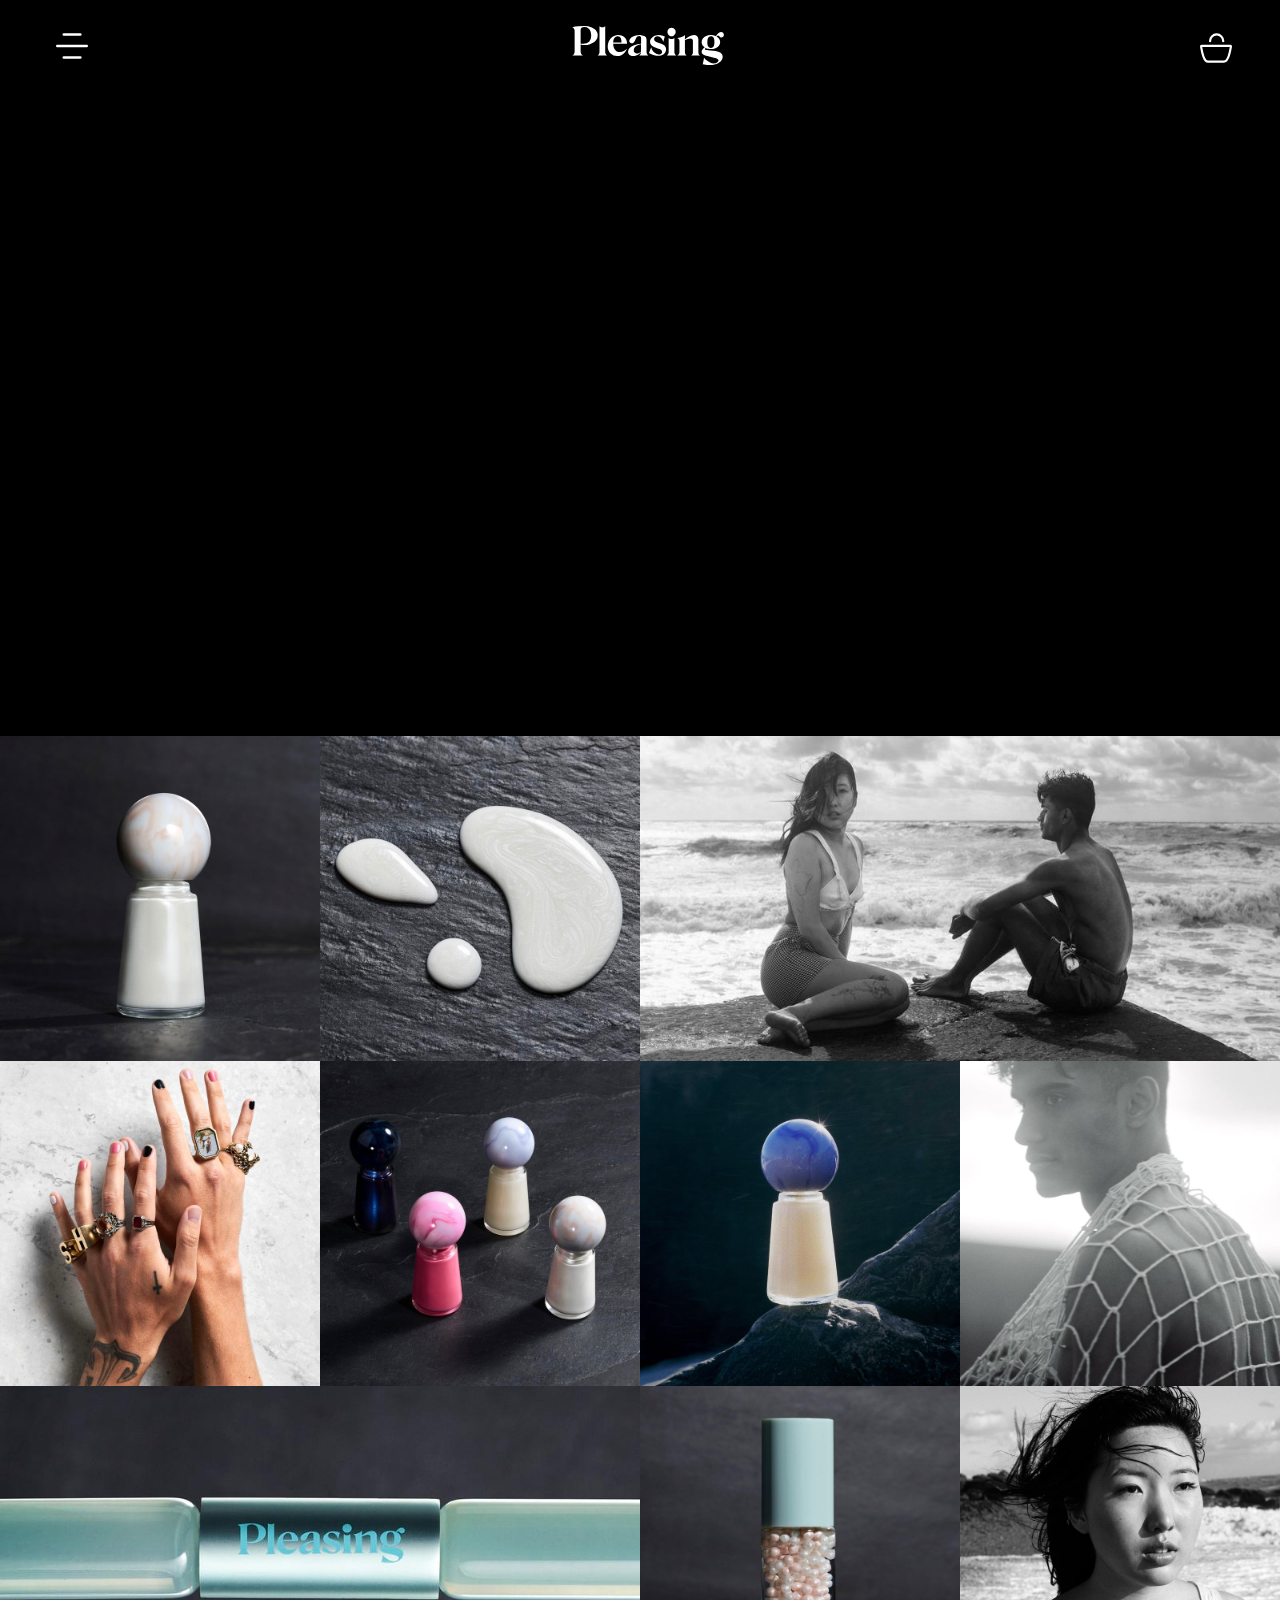
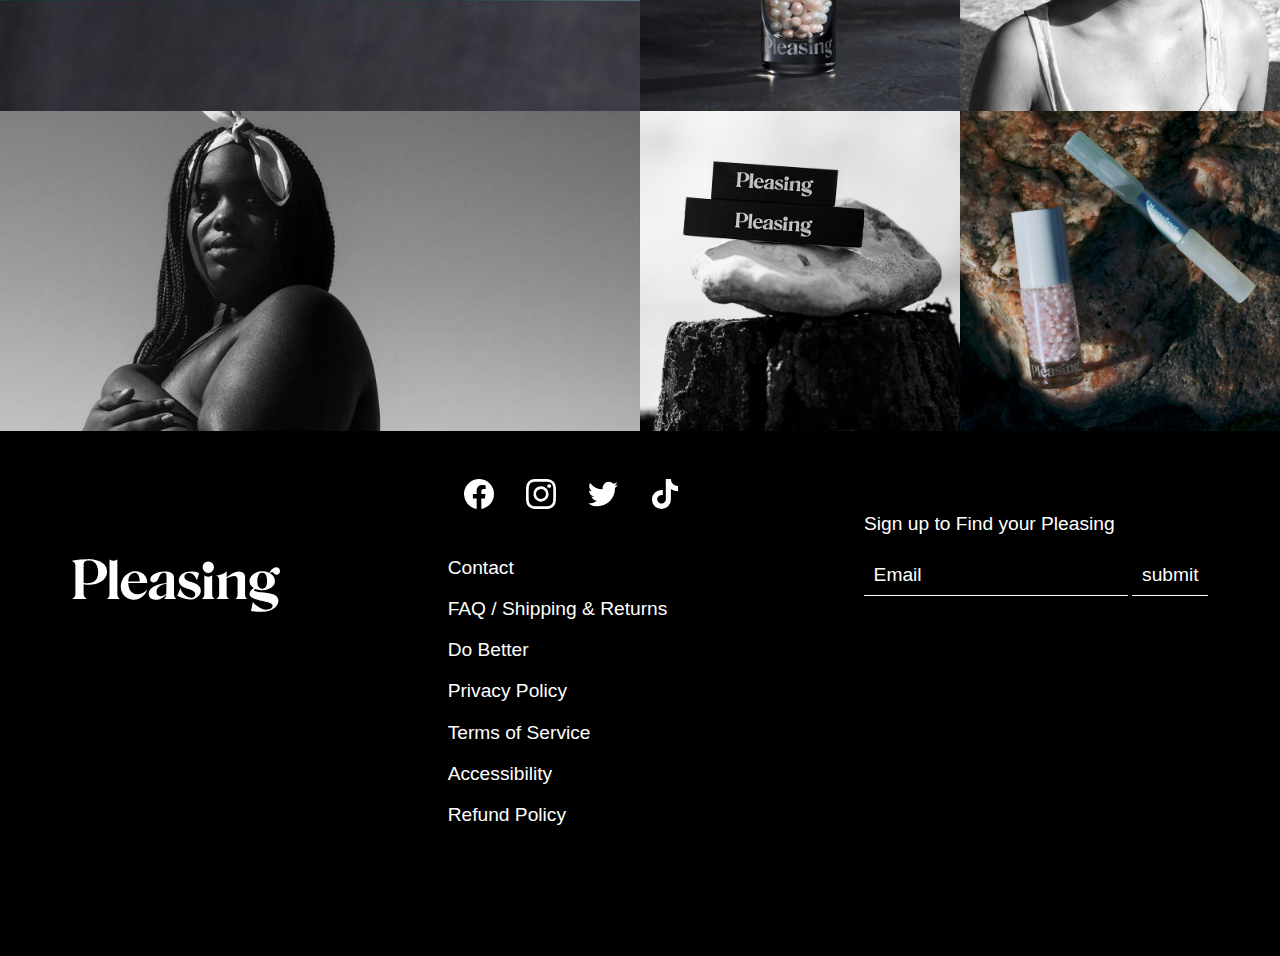
<file: index.html>
<!doctype html>
<html lang="nl">
	
<head>
	<meta charset="UTF-8">
	<meta name="author" content="jouw naam">
	<meta name="viewport" content="width=device-width, initial-scale=1">
	
	<title>Pleasing</title>
	
	<link href="styles/style.css" rel="stylesheet">
	<link rel="icon" type="image/svg+xml" href="images/favicon.svg">
</head>

<body>
	<header>
		<nav>
			<button><img src="images/menuicon.svg" alt="menu"></button>
				<ul>
					<li>Perfect Pearl</li>
					<li>Nail</li>
					<li><a href="#">The Perfect Polish Set</a></li>
					<li><a href="#">Perfect Pearl Polish</a></li>
					<li><a href="#">Pearly Tops Polish</a></li>
					<li>Skin</li>
					<li><a href="pleasingpen.html">The Pleasing Pen</a></li>
					<li><a href="#">The Pearlescent Illuminating Serum</a></li>
					<li>Log in</li>
				</ul>
		</nav>
		<a href="index.html"><img src="images/pleasinglogo.svg" alt="pleasing logo"></a>
		<img src="images/winkelmandje.svg" alt="winkelmandje">
	</header>
	<main>
		<section class="video">
			<iframe src="https://player.vimeo.com/video/640386932?h=49eee0a9b2&loop=1&background=1&app_id=122963" scrolling="yes" width="100vw" height="100vw" frameborder="0" allow="autoplay"></iframe>
		</section>
		<section class="homepagina">
			<article>
				<ul>
					<li class="normaal">
						<img src="images/wittenagellak.jpg" alt="wit nagellak potje">
					</li>
					<li class="hover">
						<section class="producttitel">
							<h3>Perfect Pearl Polish</h3>
							<p>€18,00</p>
						</section>
						<section class="actions"> 
							<a href="#">Close</a>
							<a href="#">View</a>
						</section>
					</li>
				</ul>
			</article>
			<article>
				<img class="normaal" src="images/druppels.jpg" alt="witte druppels">
				<img class="hover" src="images/donkerehanden.jpg" alt="handen met witte nagellak">
			</article>
			<article>
				<img src="images/manenvrouw.jpg" alt="een man en een vrouw zitten op een rots">
			</article>
			<article>
				<img class="normaal" src="images/handenharry.jpg" alt="de handen van harry styles met nagellak">
				<img class="hover" src="images/nagellakken.jpg" alt="er wordt nagellak op nagels gedaan">
			</article>
			<article>
				<ul>
					<li class="normaal">
						<img src="images/drienagellakken.jpg" alt="vier potjes nagellak">
					</li>
					<li class="hover">
						<section class="producttitel">
							<h3>The Perfect Polish Set</h3>
							<p>€59,00</p>
						</section>
						<section class="actions">
							<a href="#">Close</a>
							<a href="#">View</a>
						</section>
					</li>
				</ul>
			</article>
			<article>
				<ul>
					<li class="normaal">
						<img src="images/blauwenagellak.jpg" alt="blauw nagellak potje">
					</li>
					<li class="hover">
						<section class="producttitel">
							<h3>Pearly Tops Polish</h3>
							<p>€18,00</p>
						</section>
						<section class="actions">
							<a href="#">Close</a>
							<a href="#">View</a>
						</section>
					</li>
				</ul>
			</article>
			<article>
				<img src="images/man.jpg" alt="een man met een visnet om zich heen">
			</article>
			<article>
				<ul>
					<li class="normaal">
						<img src="images/pleasingpen.jpg" alt="de pleasing pen">
					</li>
					<li class="hover">
						<section class="producttitel">
							<h3>The Pleasing Pen</h3>
							<p>€27,00</p>
						</section>
						<section class="actions">
							<a href="#">Close</a>
							<a href="pleasingpen.html">View</a>
						</section>
					</li>
				</ul>
			</article>
			<article>
				<ul>
					<li class="normaal">
						<img src="images/pleasingserum.jpg" alt="de pleasing serum">
					</li>
					<li class="hover">
						<section class="producttitel">
							<h3>The Pearlescent Illuminating Serum</h3>
							<p>€32,00</p>
						</section>
						<section class="actions">
							<a href="#">Close</a>
							<a href="#">View</a>
						</section>
					</li>
				</ul>
			</article>
			<article>
				<img src="images/vrouw.jpg" alt="een vrouw">
			</article>
			<article>
				<img class="normaal" src="images/vrouwtwee.jpg" alt="een vrouw">
				<img class="hover" src="images/vrouwbijwater.jpg" alt="twee vrouwen die bij de zee lopen">
			</article>
			<article>
				<img src="images/pleasingopsteen.jpg" alt="twee bordjes met pleasing die op een steen liggen">
			</article>
			<article>
				<img src="images/productenopsteen.jpg" alt="twee pleasing producten die op een steen liggen">
			</article>
		</section>
	</main>
	<footer>
		<section>
			<img src="images/pleasinglogo.svg" alt="pleasing logo">
		</section>
		<section>
			<ul>
				<li><a href="https://www.facebook.com/pleasinghq"><img src="images/facebookicon.svg" alt="facebook"></a></li>
				<li><a href="https://www.instagram.com/pleasing/"><img src="images/instagramicon.svg" alt="instagram"></a></li>
				<li><a href="https://twitter.com/pleasing"><img src="images/twitter.svg" alt="twitter"></a></li>
				<li><a href="https://www.tiktok.com/@pleasing?"><img src="images/tiktokicon.svg" alt="tiktok"></a></li>
			</ul>
			<nav>
				<ul>
					<li><a href="#">Contact</a></li>
					<li><a href="#">FAQ / Shipping & Returns</a></li>
					<li><a href="#">Do Better</a></li>
					<li><a href="#">Privacy Policy</a></li>
					<li><a href="#">Terms of Service</a></li>
					<li><a href="#">Accessibility</a></li>
					<li><a href="#">Refund Policy</a></li>
				</ul>
			</nav>
		</section>
		<section>
			<p>Sign up to Find your Pleasing</p>
			<form>
				<label for="email"></label>
				<input type="text" id="email" name="email" placeholder="Email">
				<input type="submit" value="submit">
			</form>
		</section>
	</footer>	


	<script src="scripts/script.js"></script>
</body>
	
</html>
</file>
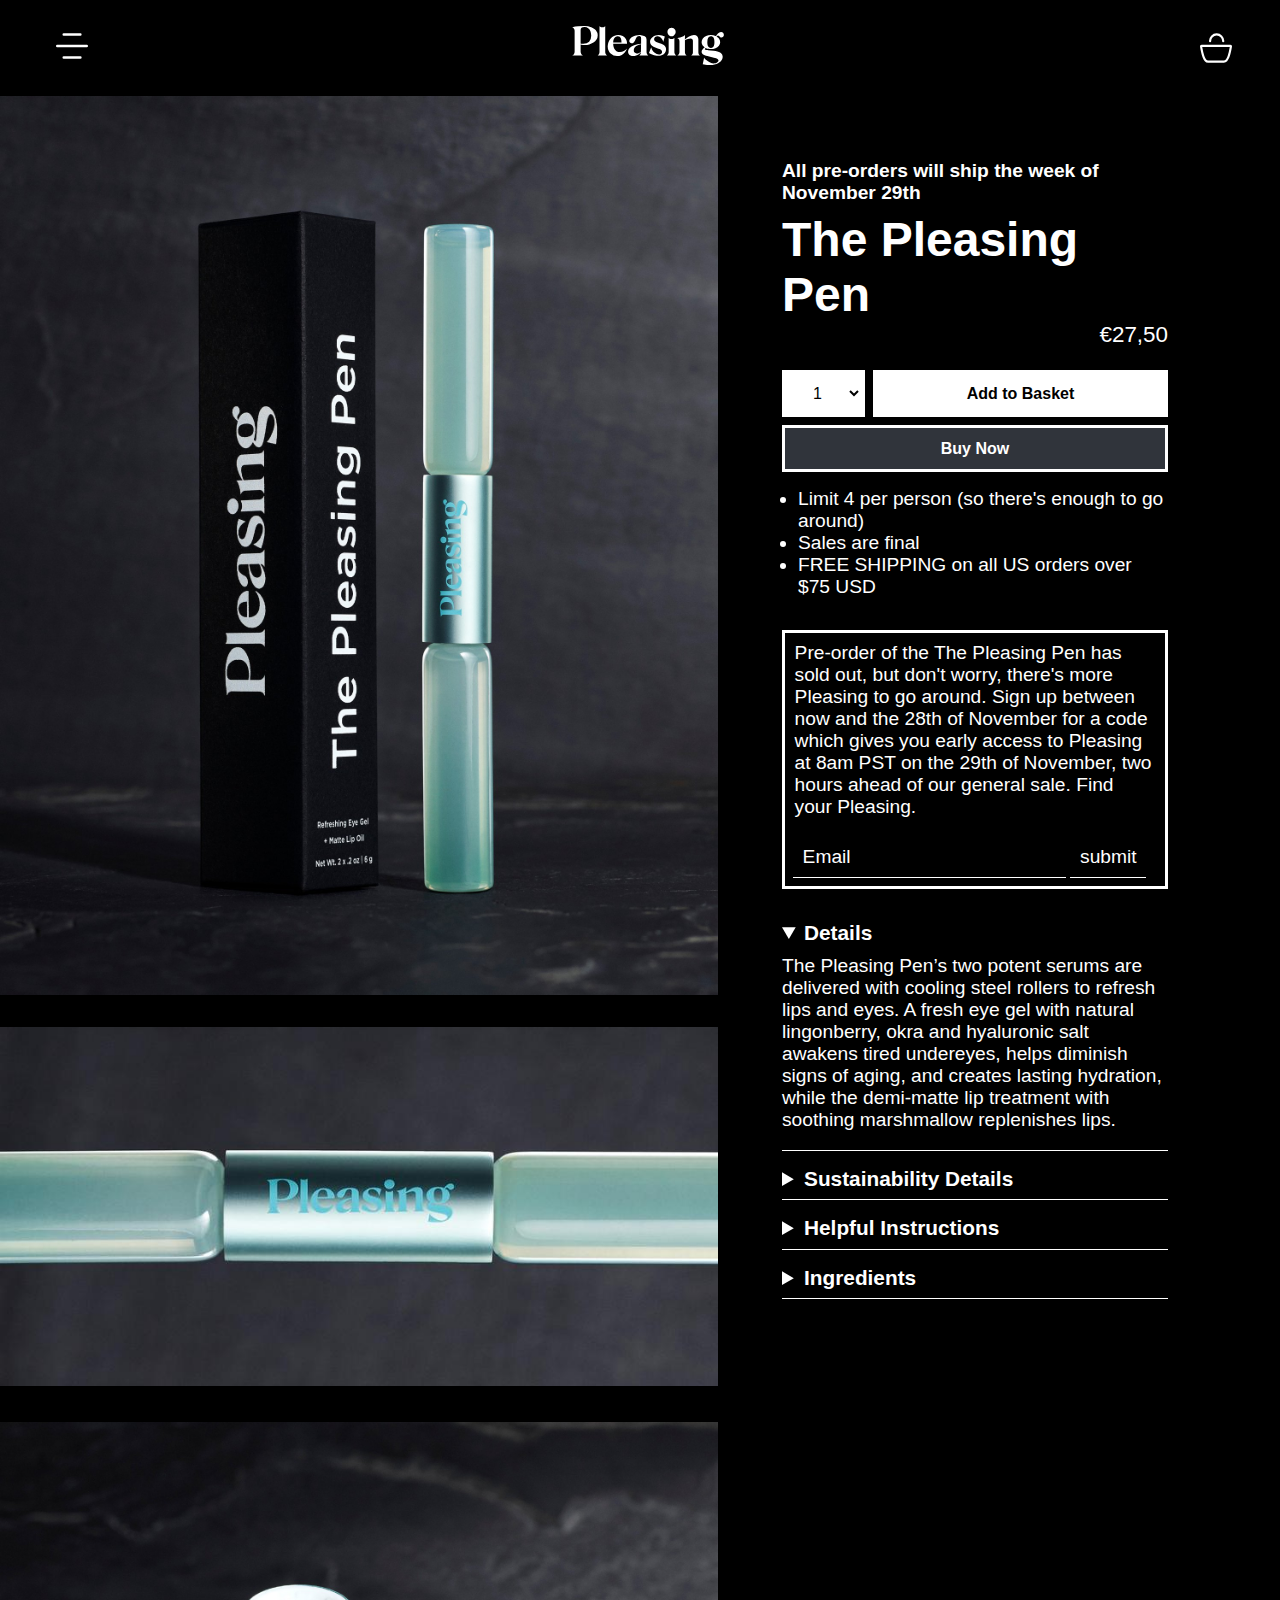
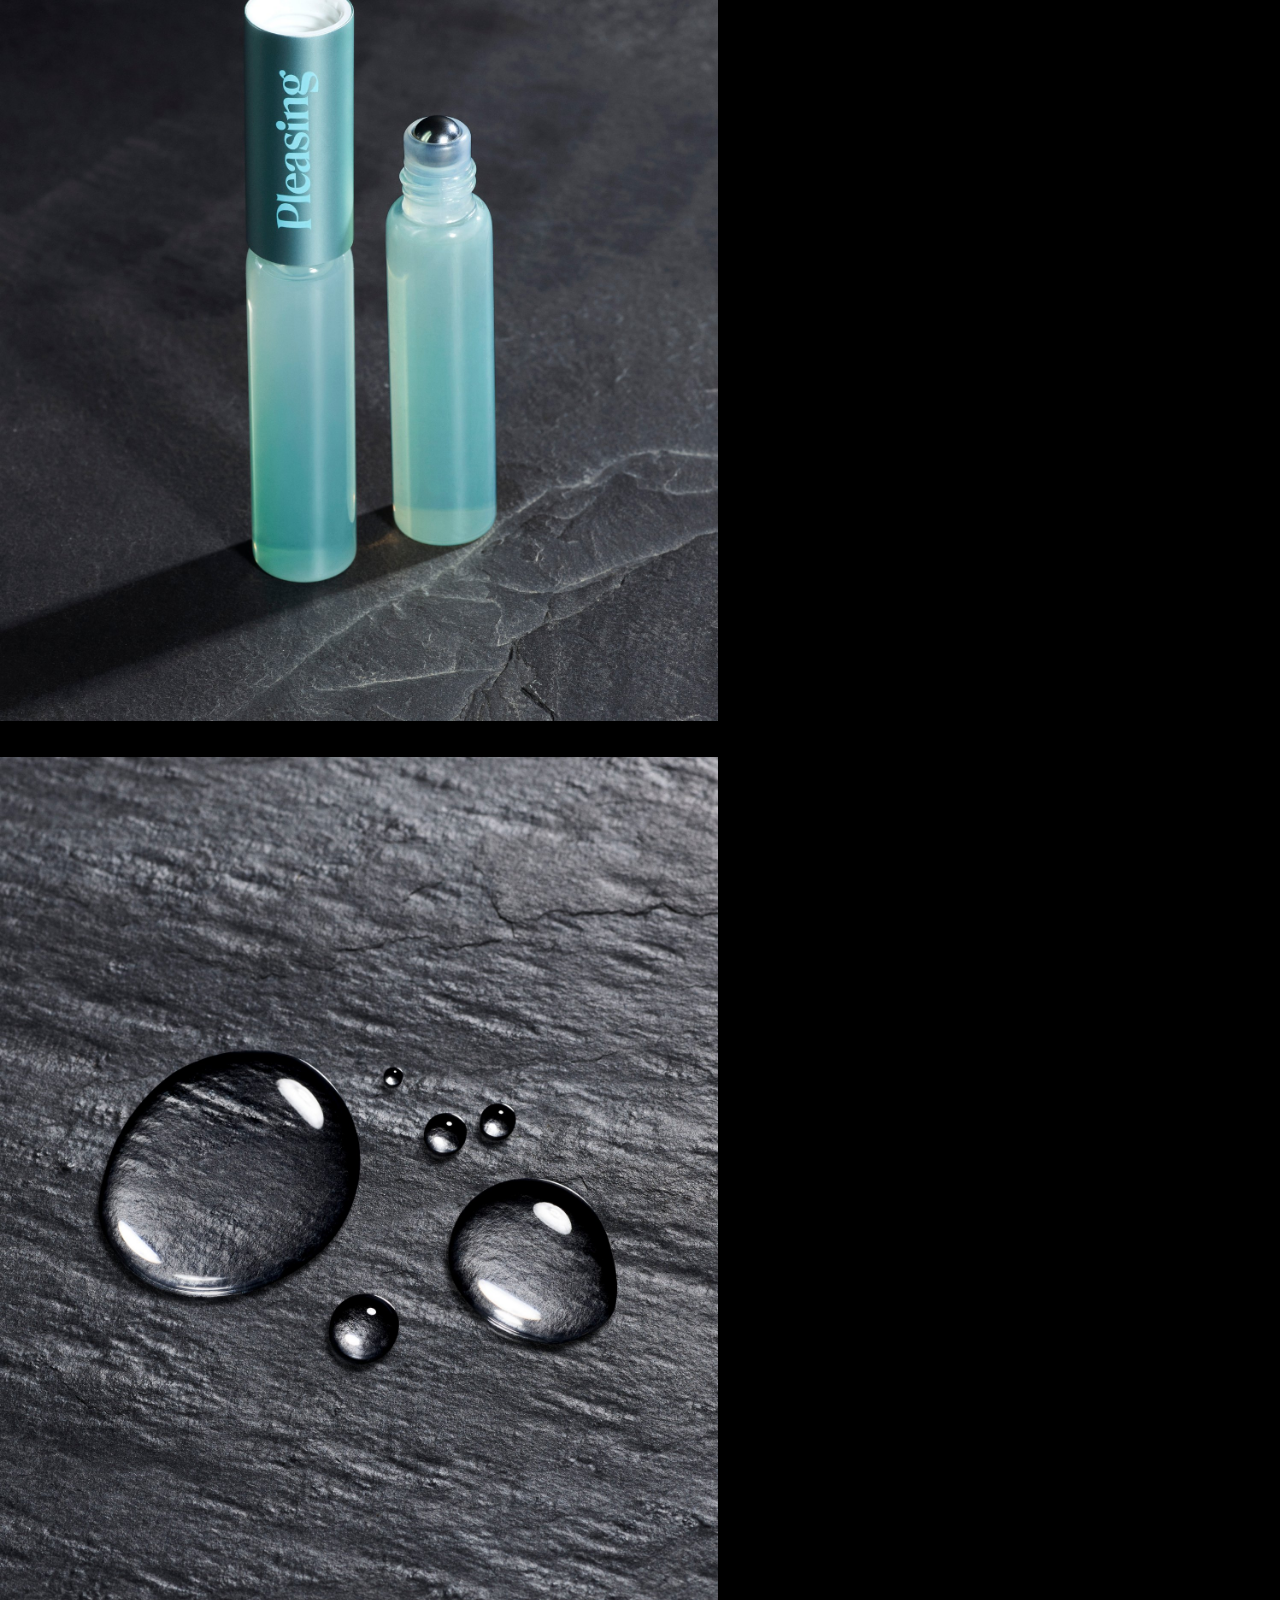
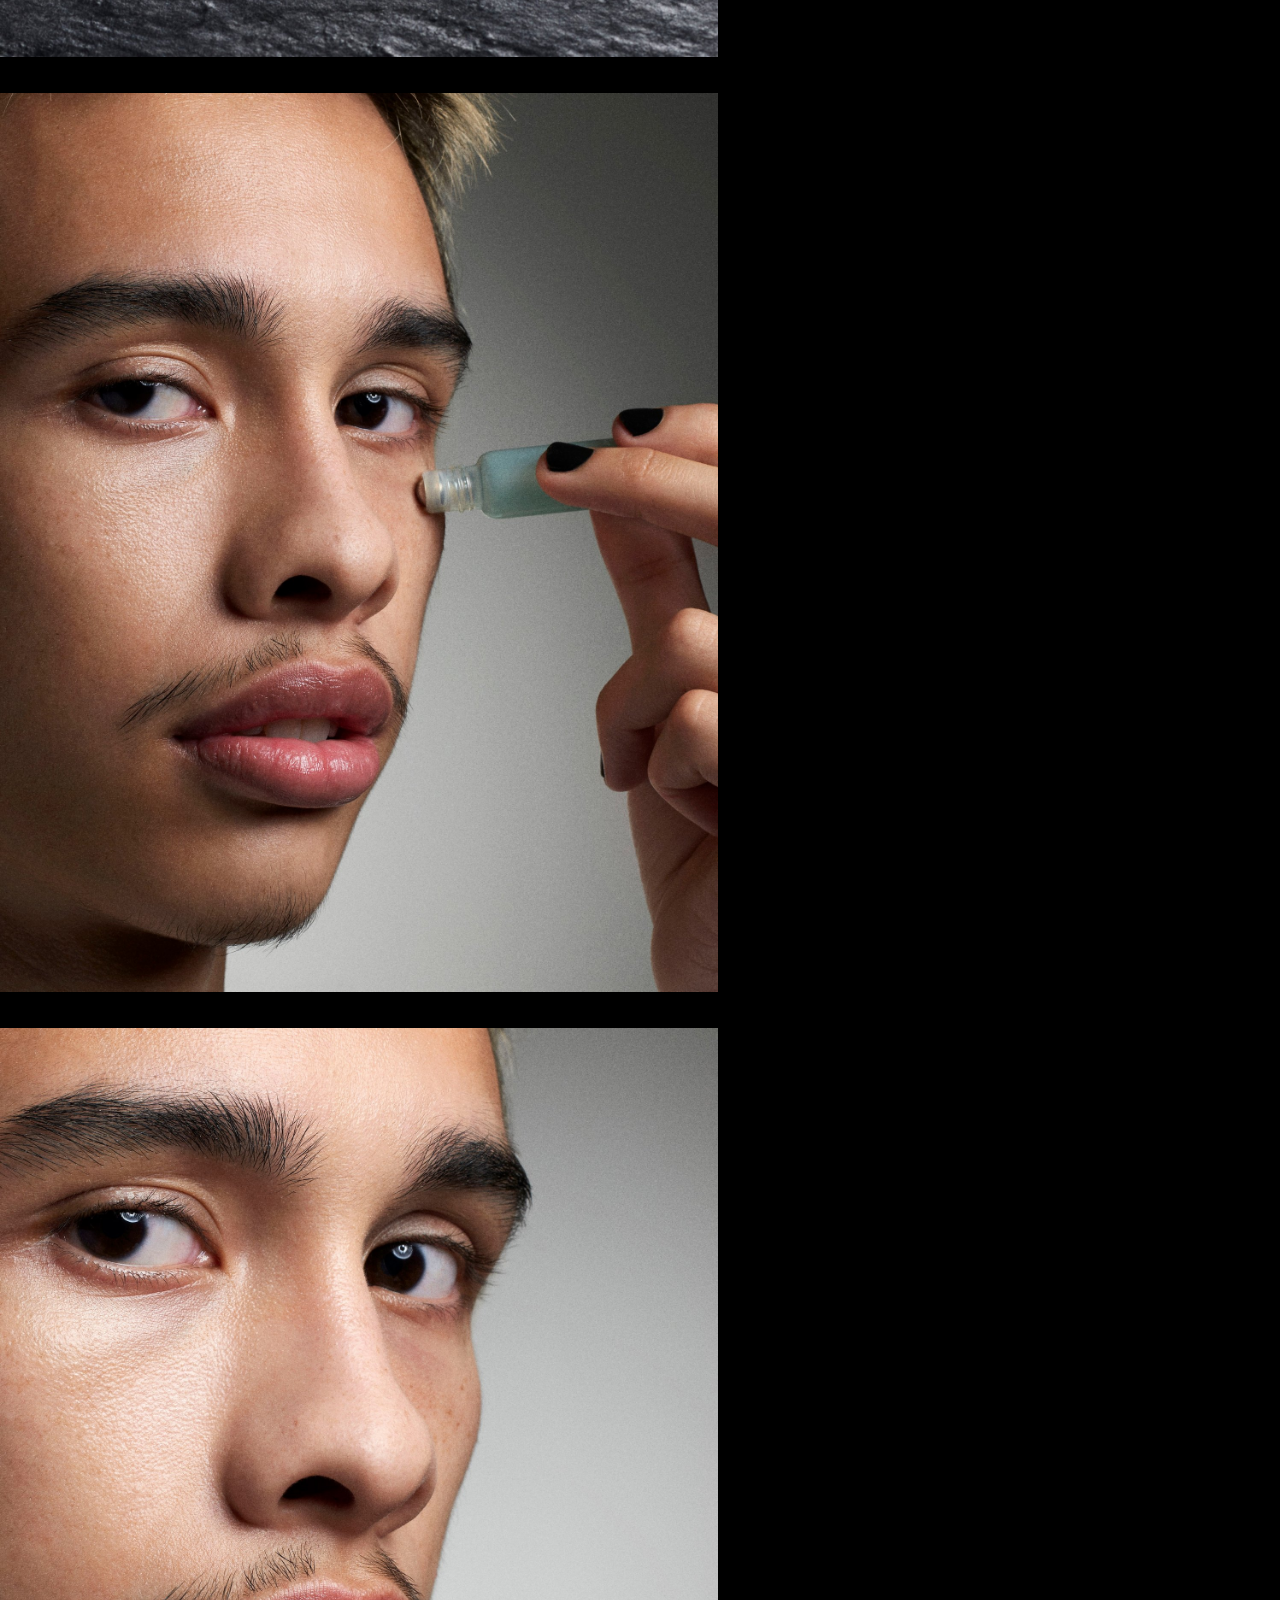
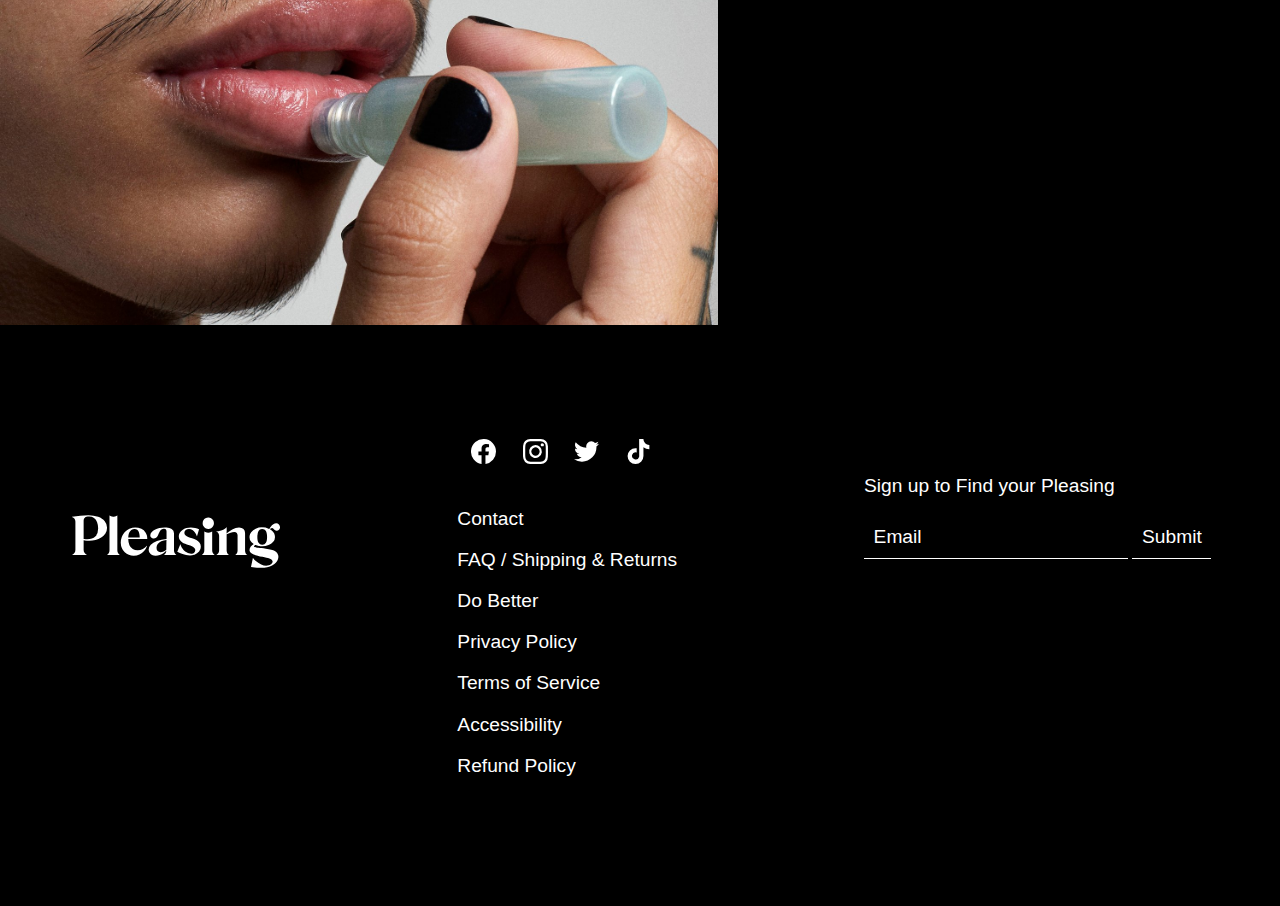
<file: pleasingpen.html>
<!doctype html>
<html lang="nl">
	
<head>
	<meta charset="UTF-8">
	<meta name="author" content="jouw naam">
	<meta name="viewport" content="width=device-width, initial-scale=1">
	
	<title>Pleasing Pen</title>
	
	<link href="styles/style.css" rel="stylesheet">
	<link rel="icon" type="image/svg+xml" href="images/favicon.svg">
</head>

<body>
    <header>
		<nav>
			<button><img src="images/menuicon.svg" alt="menu"></button>
				<ul>
					<li>Perfect Pearl</li>
					<li>Nail</li>
					<li><a href="https://pleasing.com/products/nail-polish-4-set">The Perfect Polish Set</a></li>
					<li><a href="https://pleasing.com/products/perfect-pearl-polish">Perfect Pearl Polish</a></li>
					<li><a href="https://pleasing.com/products/nail-polish-single">Pearly Tops Polish</a></li>
					<li>Skin</li>
					<li><a href="pleasingpen.html">The Pleasing Pen</a></li>
					<li><a href="https://pleasing.com/products/the-pearlescent-illuminating-serum">The Pearlescent Illuminating Serum</a></li>
					<li>Log in</li>
				</ul>
		</nav>
		<a href="index.html"><img src="images/pleasinglogo.svg" alt="pleasing logo"></a>
		<img src="images/winkelmandje.svg" alt="winkelmandje">
	</header>
    <main class="pleasingpenpagina">
		<section class="pleasingpen">
			<img src="images/pleasingpenstaand.jpg" alt="een foto van het product Pleasing Pen">
			<section class="productinfo">
				<p>All pre-orders will ship the week of November 29th</p>
				<h1>The Pleasing Pen</h1>
				<p>€27,50</p>
			</section>
			<section class="productkopen">
				<form>
					<label for="aantal"></label>
					<select name="aantal" id="aantal">
						<option value="1">1</option>
						<option value="2">2</option>
						<option value="3">3</option>
						<option value="4">4</option>
					</select>
				</form>
				<button>Add to Basket</button>
				<button>Buy Now</button>
				<ul>
					<li>Limit 4 per person (so there's enough to go around)</li>
					<li>Sales are final</li>
					<li>FREE SHIPPING on all US orders over $75 USD</li>
				</ul>
			</section>
			<section class="aanmelden">
				<p>Pre-order of the The Pleasing Pen has sold out, but don't worry, there's more Pleasing to go around. Sign up between now and the 28th of November for a code which gives you early access to Pleasing at 8am PST on the 29th of November, two hours ahead of our general sale. Find your Pleasing.</p>
				<form>
					<label for="email"></label>
					<input type="text" id="email" name="email" placeholder="Email">
					<input type="submit" value="submit">
				</form>
			</section>
			<section>
				<details open>
					<summary>Details</summary>
					<p>The Pleasing Pen’s two potent serums are delivered with cooling steel rollers to refresh lips and eyes. A fresh eye gel with natural lingonberry, okra and hyaluronic salt awakens tired undereyes, helps diminish signs of aging, and creates lasting hydration, while the demi-matte lip treatment with soothing marshmallow replenishes lips.</p>
				</details>
				<details>
					<summary>Sustainability Details</summary>
					<p>Our formula is vegan, cruelty-free, gluten-free, and adheres to clean principles. The pen’s formulas are non-comedogenic, suitable for all skin types, and dermatologist-tested. The eye formula is ophthalmologist-tested and safe for contact lens wearers.</p>
				</details>
				<details>
					<summary>Helpful Instructions</summary>
					<p>The product comes in a carton that is FSC certified (harvested in a responsible manner). It is 100% compostable and made with a minimum of 70% post-consumer material. It is printed with soy and water-based inks. Please recycle glass.</p>
				</details>
				<details>
					<summary>Ingredients</summary>
					<p>(Matte Lip Oil): Isononyl Isononanoate, Diisostearyl Malate, Hydrogenated Styrene/Isoprene Copolymer, Pentaerythrityl Tetra-Di-t-Butylhydroxyhydrocinnamate, Silica, Silica Silylate, Squalane, Hydrogenated Olive Oil Unsaponifiables, Caprylic/Capric Triglyceride, Althaea Officinalis Root Extract, Phenoxyethanol, Tocopheryl Acetate.

						(Refreshing Eye Gel): Water/Eau/Aqua, PEG-40 Hydrogenated Castor Oil, Squalane, Hydrogenated Olive Oil Unsaponifiables, Hydrolyzed Hibiscus Esculentus Extract, Vaccinium Vitis-Idaea Fruit Extract, Glycerin, Sodium Hyaluronate, Algin, Ammonium Acryloyldimethyltaurate/VP Copolymer, Dextrin, Phenoxyethanol, Caprylyl Glycol, Xanthan Gum, Menthoxypropanediol, Sodium Benzoate, Calcium Gluconate, Gluconolactone, Citric Acid.</p>
				</details>
			</section>
		</section>
		<section class="imagespleasingpen">
			<img src="images/pleasingpenstaand.jpg" alt="een foto van het product Pleasing Pen">
			<img src="images/pleasingpen.jpg" alt="een liggende foto van de Pleasing Pen">
			<img src="images/pleasingpenopen.jpg" alt="een foto van de Pleasing Pen zonder dop">
			<img src="images/druppelswater.jpg" alt="druppels water">
			<img src="images/manmetpleasingpen1.jpg" alt="een man die de Pleasing Pen gebruikt">
			<img src="images/manmetpleasingpen2.jpg" alt="een man die de Pleasing Pen op zijn lippen gebruikt">
		</section>    
    </main>
	<footer>
		<section>
			<img src="images/pleasinglogo.svg" alt="pleasing logo">
		</section>
		<section>
			<ul>
				<li><img src="images/facebookicon.svg" alt="facebook"></li>
				<li><img src="images/instagramicon.svg" alt="instagram"></li>
				<li><img src="images/twitter.svg" alt="twitter"></li>
				<li><img src="images/tiktokicon.svg" alt="tiktok"></li>
			</ul>
			<nav>
				<ul>
					<li><a href="#">Contact</a></li>
					<li><a href="#">FAQ / Shipping & Returns</a></li>
					<li><a href="#">Do Better</a></li>
					<li><a href="#">Privacy Policy</a></li>
					<li><a href="#">Terms of Service</a></li>
					<li><a href="#">Accessibility</a></li>
					<li><a href="#">Refund Policy</a></li>
				</ul>
			</nav>
		</section>
		<section>
			<p>Sign up to Find your Pleasing</p>
			<form>
				<label for="email"></label>
				<input type="text" id="email" name="email" placeholder="Email">
				<input type="submit" value="Submit">
			</form>
		</section>
	</footer>
    <script src="scripts/script.js"></script>
</body>
</file>
<file: styles/style.css>
/* CSS Document */
*, *::after, *::before {
  box-sizing:border-box;  
  margin: 0;
  padding: 0;
}

:root{
  --hoofdkleur: #000000;
  --wit: #ffffff;
  --hoverkleur: lightgrey;
  --detailkleur: gold;

}

/* algemene styling*/

body{
  background-color: var(--hoofdkleur);
  color: var(--wit);
  font-family: Arial, Helvetica, sans-serif;
  width: 100%;
}

h1{
  font-size: 3em;
}

h2{
  font-weight: bold;
  font-size: 1.5em;
}

h3{
  font-weight: bold;
  margin: .5em;
  margin-bottom: 0;
  font-size: 1em;
}

section{
  margin-bottom: 2em;
}

section img{
  width: 100%;
  height: 100%;
  margin-bottom: 2em;
}


/* header en navigatie*/

header{
  padding: 1em 1em;
  display: flex;
  width: 100%;
  justify-content: space-between;
  align-items: center;
  position: sticky;
  top: 0;
  left: 0;
  right: 0;
  background-color: var(--hoofdkleur);
  z-index: 10;
}

header a{
  text-decoration: none;
  justify-self: center;
}

nav {
  order: -1;
}

header nav a img{
  position: relative;
  width: 5em;
  left: 0;
}

header img{
  height: 2em;
  width: 2em;
}

header a img:last-of-type {
  width: 10em;
}

header a img:last-of-type:hover{
  border: 2px solid var(--wit);
}

header a img:last-of-type:focus{
  outline: none;
  border: 2px solid var(--wit);
}

nav button{
  padding: 0;
  background-color: var(--hoofdkleur);
  border: none;
}

nav button img{
  margin: .5em;
  pointer-events: none;
}

nav button:hover, nav button:focus{
  background-color: var(--hoofdkleur);
  outline: none;

}

nav ul{
  margin: 0;
  margin-top: 4em;
  padding: 1em 0 0;
  background-color: var(--hoofdkleur);
  list-style: none;
  position: fixed;
  left: 0;
  top: 0;
  bottom: 0;
  transform: translateX(-100%);
  transition: .5s;
  z-index: 50;
}

nav.toonMenu ul{
  transform: translateX(0);
}

nav form{
  display: flex;
  margin-left: 2em;
  transform: translateX(-100%);
  transition: .5s;
  z-index: 50;
  position: fixed;
}

nav li{
  margin: 0;
  margin-left: 1em;
  margin-top: .8em;
  padding: 0;
  font-weight: bold;
  font-size: 1.2em;
  width: fit-content;
}

nav a{
  display: flex;
  align-items: center;
  gap: .25em;
  padding: .25em 1em;
  color: var(--wit);
}

nav a:hover, nav a:focus{
  outline: none;
  border: 2px solid var(--wit);
}

nav a:active{
  color: var(--hoverkleur);
}




/*section video*/

section.video{
  margin: 0;
  padding: 0;
  padding-top: 50%;
  overflow: hidden;
  position: relative;
  width: 100%;
  pointer-events: none;
}

/* video */

iframe{
  margin-top: 0;
  border: none;
  position: absolute;
  height: 120%;
  width: 120%;
  margin-left: -10%;
  top: 0;
  left: 0;
}





/*homepagina fotogrid*/

section.homepagina{
  width: 100%;
  display: grid;
  grid-template-columns: 1fr 1fr;
  margin: 0;
  grid-gap: 0;
}

article{
  overflow: hidden;
  height: 100%;
  display: flex;
}

article img{
  width: 100%;
  height: 100%;
  margin-bottom: 0;
}


/* afbeeldingen over 2 kolommen plaatsen*/

article:nth-of-type(3){
  grid-column: span 2;
}

article:nth-of-type(8){
  grid-column: span 2;
}

article:nth-of-type(11){
  grid-column: span 2;
}


/* hoveren over de afbeeldingen */

section article{
  transition: .5s;
  font-size: 1em;
}

section article:hover, section article:focus{
  background-color: var(--hoverkleur);
  padding: 0;
}

section article:hover .hover, section article:focus .hover{
  padding: 0;
  display: flex;
  flex-direction: column;
  justify-self: center;
  color: var(--hoofdkleur);
}

section article:hover .normaal, section article:focus .normaal{
  display: none;
}

.hover {
  display: none;
}

/*voor het hoveren over foto's voor een andere foto*/
.normaal img{
  width: 100%;
  transition: .5s;
}

img.hover{
  top: 0;
  left: 0;
  display: none;
  margin: 0;
}  

.normaal:hover{
  display: none;
  padding: 0;
}

article ul{
  width: 100%;
  position: relative;
}

/* de zwarte randjes tussen de fotos weghalen*/
article ul li.normaal{
  height: 100%;
}

article:nth-of-type(8) ul li.hover{
  height: 100%;
}

/*linkjes in de hover stylen*/

section.actions a:first-of-type{
  position: absolute;
  bottom:0;
  left:0;
  margin: .5em;
  color: var(--hoofdkleur);
  font-weight: bold;
  text-decoration: underline;
}

section.actions a:last-of-type{
  position: absolute;
  right: 0;
  bottom: 0;
  width: auto;
  margin: .5em;
  color: var(--hoofdkleur);
  font-weight: bold;
  text-decoration: underline;
}

/*de teksten als je over de afbeelding hovert*/

section.producttitel{
  display: flex;
  justify-content: center;
  align-items: center;
  flex-direction: column;
  text-align: center;
}

section.actions{
  display: flex;
  justify-content: space-between;
  align-items: flex-end;
}


/*section pleasing pagina*/

section.pleasingpen{
  padding: 2em;
  padding-top: 0;
  display: flex;
  flex-direction: column;
}

main section.pleasingpen > img{
  width: 100vw;
  margin-left: -2em;
}

/*section aanmelden voor nieuwsbrief op pleasing pagina*/

section.aanmelden{
  border: .2em solid var(--wit);
}

section.aanmelden p, section.aanmelden form{
  padding: .5em;
  font-weight: normal;
}


/*section product informatie pleasing pagina*/

section.productinfo{
  margin-bottom: 0;
}


section.productinfo p:first-of-type{
  font-weight: bold;
  margin-bottom: .4em;
}

section.productinfo p:last-of-type{
  font-size: 1.4em;
  margin-bottom: 1em;
  width: 100%;
  text-align: right;
}

section.productkopen{
  display: flex;
  flex-direction: row;
  flex-wrap: wrap;
}

section.productkopen ul{
  margin-left: 1em;
  margin-top: 1em;
}


/*aantal producten kiezen */
select{
  background-color: var(--wit);
  border: 3px solid var(--wit);
  padding: .7em 1.5em;
  flex-grow: 1;
  font-size: 1em;
}

select:hover, select:focus{
  background-color: var(--hoverkleur);
  border: 3px solid var(--detailkleur);
  outline: none;
}

button{
  background-color: var(--wit);
  border: 3px solid var(--wit);
  padding: .7em 1.5em;
  
  flex-grow: 2;
  width: fit-content;
  margin-left: .5em;
  font-size: 1em;
  font-weight: bold;
}

/*buy now knop*/
button:nth-of-type(2){
  width: 100%;
  border: 3px solid var(--wit);
  background-color: #30343b;
  color: var(--wit);
  margin-left: 0;
  margin-top: .5em;
}

button:hover{
  background-color: grey;
  cursor: pointer;
}

button:focus{
  border: 3px solid var(--detailkleur);
  background-color: grey;
  outline: none;
}

/*uitklapbare teksten*/
details{
  margin-bottom: 1em;
  font-weight: bold;
  border-bottom: 1px solid var(--wit);
}

summary{
  margin-bottom: .4em;
}

summary:hover, summary:focus{
  text-decoration: underline 2px;
  outline: none;
}

summary:active{
  color: var(--hoverkleur);
}

details p{
  font-weight: normal;
  margin-top: .5em;
  margin-bottom: 1em;
} 

/* De eerste afbeelding onderin weghalen*/
section.imagespleasingpen img:first-of-type{
  display: none;
}


/*form vormgeving*/

input{
  color: var(--wit);
  background-color: var(--hoofdkleur);
  border: none;
  border-bottom: 1px solid var(--wit);
  padding: .5em;
  font-size: 1em;
}

input#email{
  width: 80%;
} 

input::placeholder{
  color: var(--wit);
}

input:hover, input:focus{
  border: 1px solid var(--wit);
  outline: none;
  background-color: darkgray;
}

input:active{
  background-color: var(--wit);
  color: var(--hoofdkleur);
}

input:active::placeholder{
  color: var(--hoofdkleur);
}


/*footer*/

footer{
  margin: 2em;
  margin-left: 2.5em;
  display: flex;
  flex-direction: column;
}

footer img{
  width: 13em;;
  margin-bottom: 2em;
}

footer li img{
  width: 1.7em;
  height: 1.7em;
  padding: .2em;
  margin: .5em;
}

footer li img:hover, footer li img:focus{
  background-color: grey;
  border-radius: 20%;
  cursor: pointer;
}

footer li img:active{
  border: 2px solid var(--detailkleur);
}

footer p{
  margin-bottom: 1em;
  font-size: 1em;
}

footer ul{
  display: flex;
  flex-direction: row;
  align-content: center;
  list-style-type: none;
}

footer nav{
  order: 0;
}

footer nav ul{
  padding: 0;
  list-style-type: none;
  margin-top: 1em;
  margin-bottom: 1.5em;
  position: unset;
  display: flex;
  flex-direction: column;
  justify-content: center;
  transform: unset;
  z-index: unset;
  
}

footer nav ul li{
  margin: .5em;
  margin-left: 0;
  font-weight: normal;
}

footer nav ul li a{
  text-decoration: none;
  font-size: 1em;
  padding: 0;
}

footer li a:hover, footer li a:focus{
  text-decoration: underline;
  cursor: pointer;
}

footer li a:active{
  color: var(--detailkleur);
}

@media (max-width: 424px){
  input#email{
    width: 70%;
  }
}


@media (min-width: 700px){
  
  header{
    height: 6em;
  }

  header button{
    margin: 1em;
  }

  header img{
    margin: 1em;
  }

  main.pleasingpenpagina{
    display: flex;
    flex-direction: row-reverse;
  }

  section.pleasingpen{
    max-width: 450px;
  }

  main section.pleasingpen > img{
    display: none;
  
  }
  main.pleasingpenpagina section:last-of-type img:first-of-type{
    display: block;
  }

  main section.pleasingpen{
  
    padding-top: 2em;
  }

  main section:last-of-type{
    width: 100%;
    height: 100%;
  }
}

@media (min-width: 1000px){
  header img{
    margin: 2em;
  }

  header button{
    margin: 2em;
  }

  section.homepagina{
    grid-template-columns: 1fr 1fr 1fr 1fr;
  }

  section.pleasingpen{
    margin: 2em;
    margin-right: 5em;
  }

  h2{
    font-size: 1.8em;
  }

  h3, summary{
    font-size: 1.3em;
  }

 
  p, footer p, li, a, input{
    font-size: 1.2em;
  }

  input#email{
    width: 75%
  }

  footer{
    flex-direction: row;
    flex-wrap: wrap;
    padding: 2em;
    padding-top: 0;
    
  }

  footer section:first-of-type{
    margin-bottom: 11.5em;
  }

  footer section:nth-of-type(2){
    margin-left: auto;
  }

  footer section:last-of-type{
    width: 22em;
    margin-left: auto;
    margin-top: 3.125em;
  }
}
</file>
